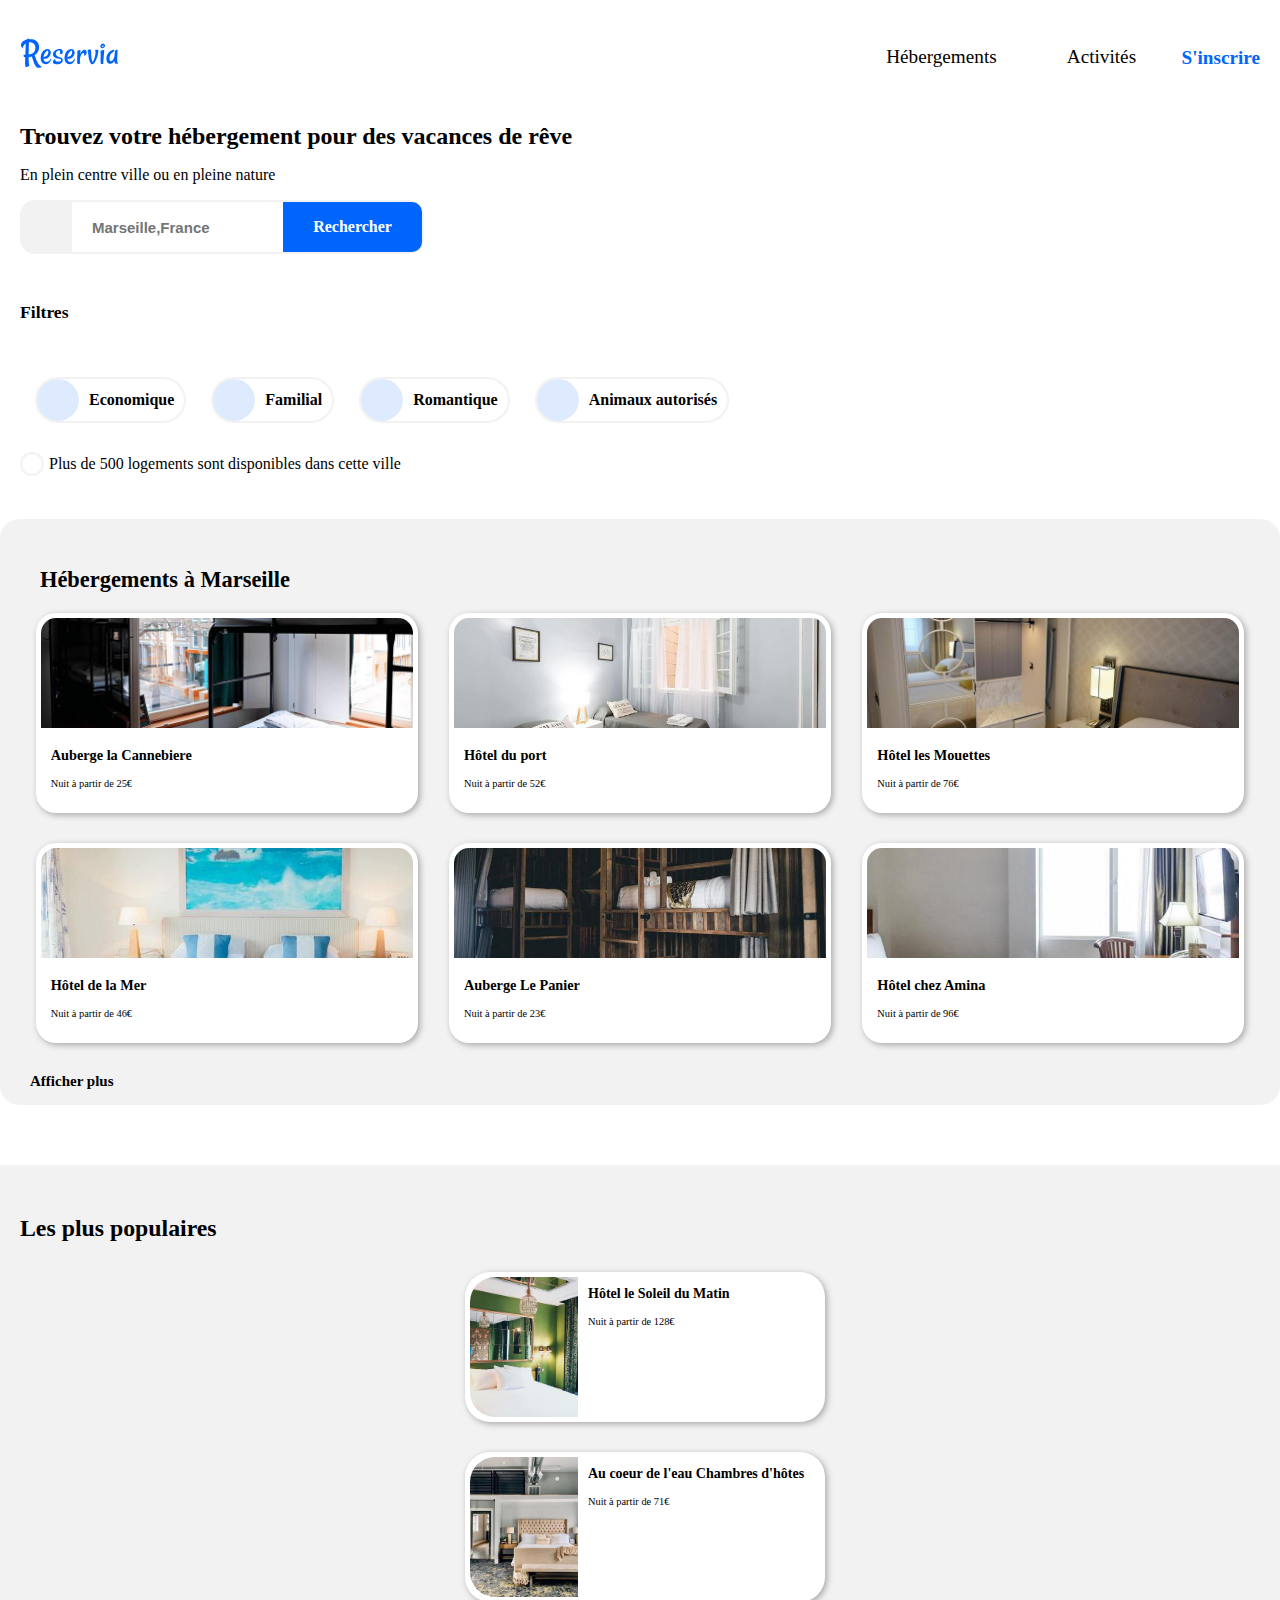
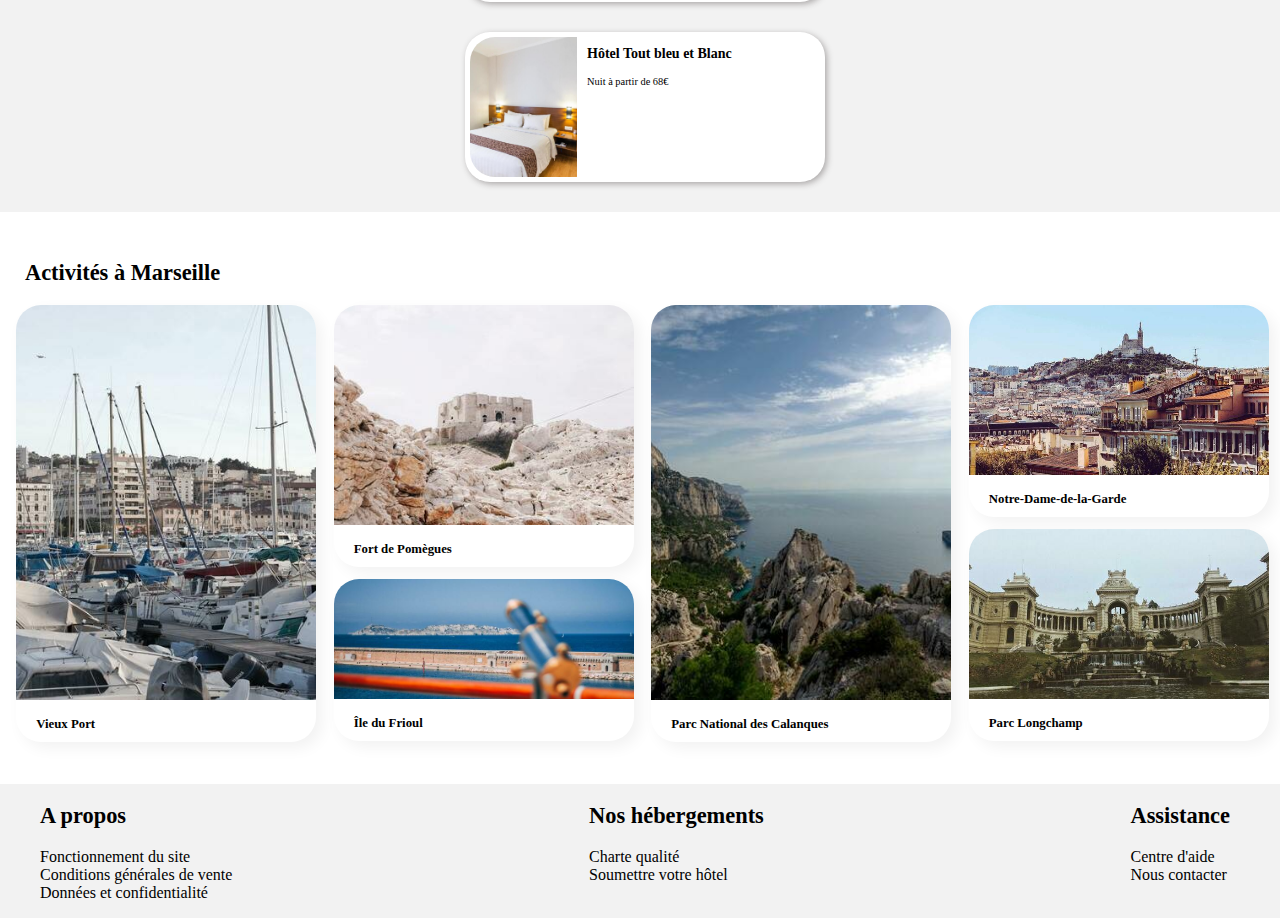
<file: index.html>
<!DOCTYPE html>
<html lang="fr">
	<head>
		<meta charset ="UTF-8"/>
		<link rel="stylesheet" href="style.css"/>
		<link rel="stylesheet" href="https://use.fontawesome.com/releases/v5.15.3/css/all.css" integrity="sha384-SZXxX4whJ79/gErwcOYf+zWLeJdY/qpuqC4cAa9rOGUstPomtqpuNWT9wdPEn2fk" crossorigin="anonymous">
		<meta name="viewport" content="width=device-width">
		<Title>Reservia</Title>
	</head>
	<body>
		
			
		<header>
			<div class="bloc_page">
				<div class="alignementnav">
					
					<img  src="logo/Reservia.svg " alt="logo reservia" id="logo"/>
				
					<nav>
						<ul>
						<li><a href="#hebergement" class="boutonhebergements" >Hébergements</a></li>
						<li><a href="#activites" class="boutonactivite">Activités</a></li>
						</ul>
							<p ><a href="#" class="colorblue">S'inscrire</a></p>
					</nav>
				</div>
			
				<div >
					<div id="intro">
						<h1 >Trouvez votre hébergement pour des vacances de rêve</h1>
						<p>En plein centre ville ou en pleine nature</p>
					</div>
			
					<form method="post" action="#">
						<div class="recherche">
							
							<a href="#"><div class="iconsize"><i class="fas fa-map-marker-alt"></i></div></a>
							<input type="search" name="recherche" id="recherche" placeholder="Marseille,France"  />
							<label class="bouton" for="recherche"><i class="fas fa-search"></i><a class="search">Rechercher</a></label>
							
						</div>
					</form>

				</div>
				<div class="filtre">
					<h3>Filtres</h3>
					<ul>
						<li><a href="#"><div class="iconfiltre"><i class="fas fa-money-bill-wave"></i></div><div class="marge"> Economique</div></a></li>
						<li><a href="#"><div class="iconfiltre"><i class="fas fa-child"></i></div><div class="marge">Familial</div> </a></li>
						<li><a href="#"><div class="iconfiltre"><i class="fas fa-heart"></i></div> <div class="marge">Romantique</div></a></li>
						<li><a href="#"><div class="iconfiltre"><i class="fas fa-dog"></i></div><div class="marge"> Animaux autorisés</div></a></li>
					
					</ul>
				
				</div>
				<div class="info">
					<div class="Iconinfo"><i class="fas fa-info"></i></div>
					
				<p>Plus de 500 logements sont disponibles dans cette ville</p>
				</div>
			</div>
		</header>
		
		
		<main>
			<div class="bloc_page">
				<div class="marseille" >

					<article class="conteneurhebergement">
						<div class="titreMarseille">
							<h2 id="hebergement">Hébergements à Marseille</h2>
						</div>
							<div class=bloc1> 
								<div class="fond_blanc">
									<div class="positionimage">

										<a href="#"><img src="hebergements/4_small/marcus-loke-WQJvWU_HZFo-unsplash.jpg" alt="la_Cannebière" class="image"/>
									
										<div class="texte">
											<h3>Auberge la Cannebiere</h3>
											<p>Nuit à partir de 25€</p>
											<div class="colorIcon">	<i class="fas fa-star"></i>
												<i class="fas fa-star"></i>
												<i class="fas fa-star"></i>
												<i class="fas fa-star"></i>
												<div class="colorIcongrey">
													<i class="fas fa-star"></i>
												</div>
											
											</div>
										</div>
										</a>
									</div>
								</div>
							
							

								<div class="fond_blanc">
									<div class="positionimage">
										<a href="#"><img src="hebergements/4_small/fred-kleber-gTbaxaVLvsg-unsplash.jpg" alt="port" class="image"/>
										<div class="texte">
											<h3>Hôtel du port</h3>
											<p>Nuit à partir de 52€</p>
											<div class="colorIcon">	<i class="fas fa-star"></i>
												<i class="fas fa-star"></i>
												<i class="fas fa-star"></i>
												<i class="fas fa-star"></i>
												<i class="fas fa-star"></i>
											
											</div>
										</div>
										</a>
									</div>
								</div>
				

								<div class="fond_blanc">
									<div class="positionimage">
										<a href="#">
										<img src="hebergements/4_small/reisetopia-B8WIgxA_PFU-unsplash.jpg" alt="Mouettes" class="image"/>
									
										<div class="texte">
											<h3>Hôtel les Mouettes</h3>
											<p>Nuit à partir de 76€</p>
											<div class="colorIcon">	<i class="fas fa-star"></i>
												<i class="fas fa-star"></i>
												<i class="fas fa-star"></i>
												<i class="fas fa-star"></i>
												<div class="colorIcongrey">
													<i class="fas fa-star"></i>
												</div>
											</div>
										</div>
										</a>
									</div>
								</div>
							
							</div>
							
							<div class=bloc2>

								<div class="fond_blanc">
									<div class="positionimage">

										<a href="#">
										<img src="hebergements/4_small/annie-spratt-Eg1qcIitAuA-unsplash.jpg" alt="mer" class="image"/>
										
										<div class="texte">
											<h3>Hôtel de la Mer</h3>
											<p>Nuit à partir de 46€</p>
											<div class="colorIcon">	<i class="fas fa-star"></i>
												<i class="fas fa-star"></i>
												<i class="fas fa-star"></i>
												<div class="colorIcongrey">
													<i class="fas fa-star"></i>
													<i class="fas fa-star"></i>
												</div>
												
											</div>
										</div>
										</a>
									</div>
								</div>
							
								
								<div class="fond_blanc">
									<div class="positionimage">
										<a href="#">
											<img src="hebergements/4_small/nicate-lee-kT-ZyaiwBe0-unsplash.jpg" alt="le_panier" class="image"/>
									
											<div class="texte">
												<h3>Auberge Le Panier</h3>
												<p>Nuit à partir de 23€</p>
												<div class="colorIcon">	
													<i class="fas fa-star"></i>
													<i class="fas fa-star"></i>
													<i class="fas fa-star"></i>
													<i class="fas fa-star"></i>
													<div class="colorIcongrey">
														<i class="fas fa-star"></i>
													</div>
												</div>
											</div>
										</a>
									</div>
								</div>
							

								<div class="fond_blanc">
									<div class="positionimage">
										<a href="#">
											<img src="hebergements/4_small/febrian-zakaria-M6S1WvfW68A-unsplash.jpg" alt="chez_amina" class="image"/>
							
											<div class="texte">
												<h3>Hôtel chez Amina</h3>
												<p>Nuit à partir de 96€</p>
												<div class="colorIcon">	<i class="fas fa-star"></i>
													<i class="fas fa-star"></i>
													<i class="fas fa-star"></i>
													<i class="fas fa-star"></i>
													<i class="fas fa-star"></i>
												</div>
											</div>
										</a>
									</div>
								</div>
								
							</div>
					
						<a href="#">
						<p class="affichage">Afficher plus</p></a>
						</article>

				
					<aside class="populaire">
						
						<div class="chart">
							<h2>Les plus populaires</h2>
						<i class="fas fa-chart-line"></i>
						</div>
					
						<div class="bloc">
							<a href="#">
								<div class="positionImgPopulaire">
									
									<img class="imgpopulaire" src="hebergements/4_small/emile-guillemot-Bj_rcSC5XfE-unsplash.jpg" alt="Photo de Le Soleil du Matin" />
									
									<div class="textepop">
										<h3>Hôtel le Soleil du Matin</h3>
										<p>Nuit à partir de 128€</p>
										<div class="icon">
											<div class="colorIcon" >	
												<i class="fas fa-star"></i>
												<i class="fas fa-star"></i>
												<i class="fas fa-star"></i>
												<i class="fas fa-star"></i>
												<i class="fas fa-star"></i>
											</div>
										</div>
									</div>
								</div>
								
							</a>
							
						
					

							<a href="#">
							<div class="positionImgPopulaire">
								
								<img class="imgpopulaire" src="hebergements/4_small/aw-creative-VGs8z60yT2c-unsplash.jpg" alt="Au_coeur_de_l'eau" />
								<div class="textepop">
									<h3>Au coeur de l'eau Chambres d'hôtes</h3>
									<p>Nuit à partir de 71€</p>
									<div class="icon">
										<div class="colorIcon">	
											<i class="fas fa-star"></i>
											<i class="fas fa-star"></i>
											<i class="fas fa-star"></i>
											<i class="fas fa-star"></i>
											<div class="colorIcongrey">
												<i class="fas fa-star"></i>
											</div>
									
										</div>
									</div>
								</div>
								
							</div></a>
								
							<a href="#">
							<div class="positionImgPopulaire">
								
									<img class="imgpopulaire" src="hebergements/4_small/febrian-zakaria-sjvU0THccQA-unsplash.jpg" alt="Hôtel_Tout_bleu_Tout_Blanc" />
								<div class="textepop">
									<h3>Hôtel Tout bleu et Blanc</h3>
									<p>Nuit à partir de 68€</p>
									<div class="icon">
										<div class="colorIcon">	
											<i class="fas fa-star"></i>
											<i class="fas fa-star"></i>
											<i class="fas fa-star"></i>
											<i class="fas fa-star"></i>
											<div class="colorIcongrey">
												<i class="fas fa-star"></i>
											</div>
										</div>
									</div>
								</div>
								
							</div></a>
								
						</div>		
					</aside>	
				</div>

				<section id="activites" class="bloc_activite">
					<div class=bloc_act>
						<header>
							<h2  class="titreMarseille2">Activités à Marseille</h2>
						</header>

						<div class="positionactivite">
							<div class="photo_responsive">
							<a href="#">
							<div class="imagesactivites">
								<img class="photolongue" src="activites/4_small/reno-laithienne-QUgJhdY5Fyk-unsplash.jpg" alt="port"/>	
								<h3>Vieux Port</h3>	
							</div>
							</a>
							</div>

							<div class="photocolumn">
								<a href="#">
								<div class="imagesactivites2">
									<img  class="photocourte" src="activites/4_small/paul-hermann-QFTrLdQIRhI-unsplash.jpg" alt="Fort"/>
									<h3>Fort de Pomègues</h3>
								</div>
								
								</a>
							
								<a href="#">
								<div class=imagesactivites3>
									
									<img class="photocourte2" src="activites/4_small/kevin-hikari-rV_Qd1l-VXg-unsplash.jpg" alt="Frioul" />
										<h3>Île du Frioul</h3>
								</div>
								</a>
							</div>
							<div class="photo_responsive">
							<a href="#">
							<div class="imagesactivites">
								<img class="photolongue" src="activites/4_small/kilyan-sockalingum-NR8-cBCN3aI-unsplash.jpg" alt="Parc"/>	
								<h3>Parc National des Calanques</h3>	
							</div>
							</a>
							</div>

							<div class="photocolumn">
								<a href="#">
								<div class="imagesactivites3">
									<img  class="photocourte3" src="activites/4_small/florian-wehde-xW9e8gdotxI-unsplash.jpg" alt="Notre Dame"/>
									<h3>Notre-Dame-de-la-Garde</h3>
								</div>
								
								</a>
							
								<a href="#">
								<div class=imagesactivites4>
									
									<img class="photocourte4" src="activites/4_small/lena-paulin-wH2-EJoDcV0-unsplash.jpg" alt="Longchamp" />
										<h3>Parc Longchamp</h3>
								</div>
								</a>
							</div>

							
						</div>
					</div>
				</section>
			</div>
		</main>	

		<footer >
			
			<div class="a_propos">
				<h2>A propos</h2>
				
				<ul>
					<li><a href="#">Fonctionnement du site</a></li>
					<li><a href="#">Conditions générales de vente</a></li>
					<li><a href="#">Données et confidentialité</a></li>
				</ul>
			</div>	
			<div class="noshebergements">
				<h2>Nos hébergements</h2>
				
				<ul>
					<li><a href="#">Charte qualité</a></li>
					<li><a href="#">Soumettre votre hôtel</a></li>
				</ul>
			</div>
			<div class="assistance">
				<h2>Assistance</h2>
				
				<ul>
					<li><a href="#">Centre d'aide</a></li>
					<li><a href="mailto:webmaster@example.com">
						Nous contacter</a></li>
				</ul>
			</div>
		</footer>
		
	</body>
</html>
</file>
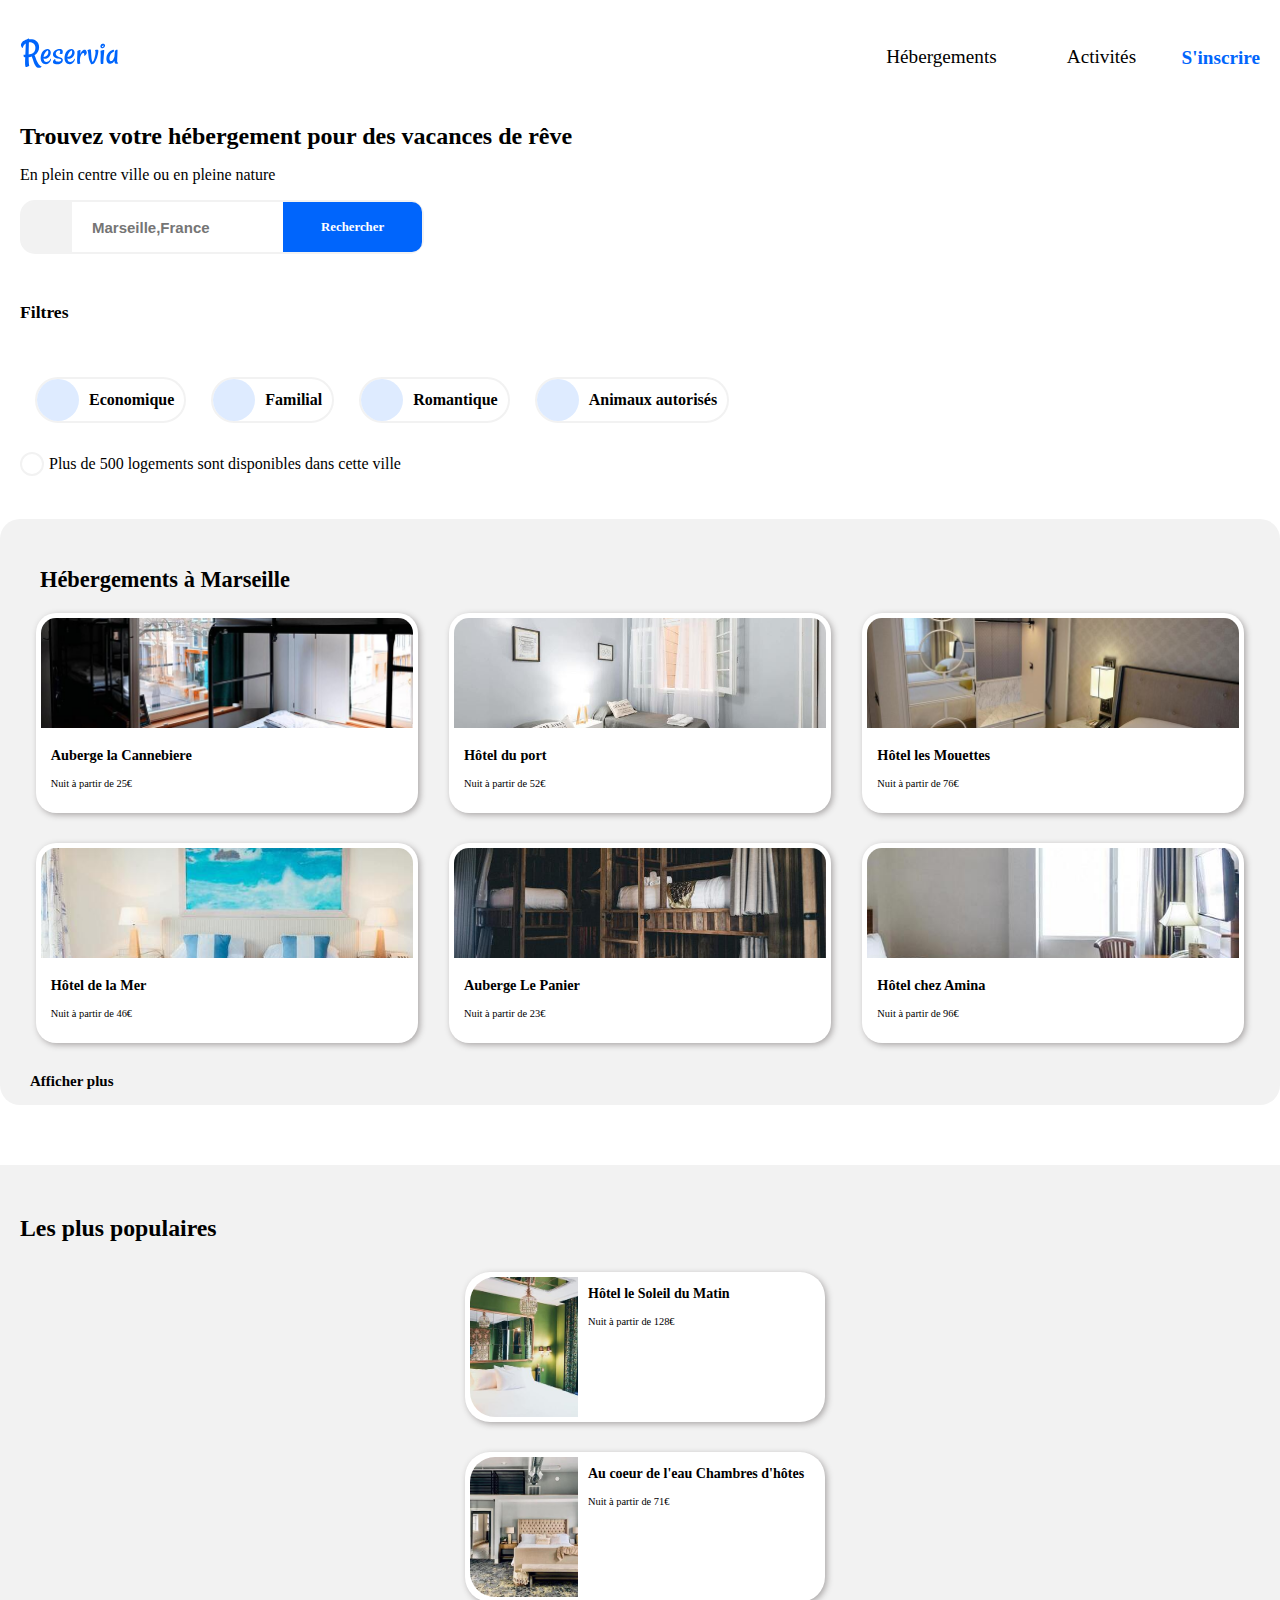
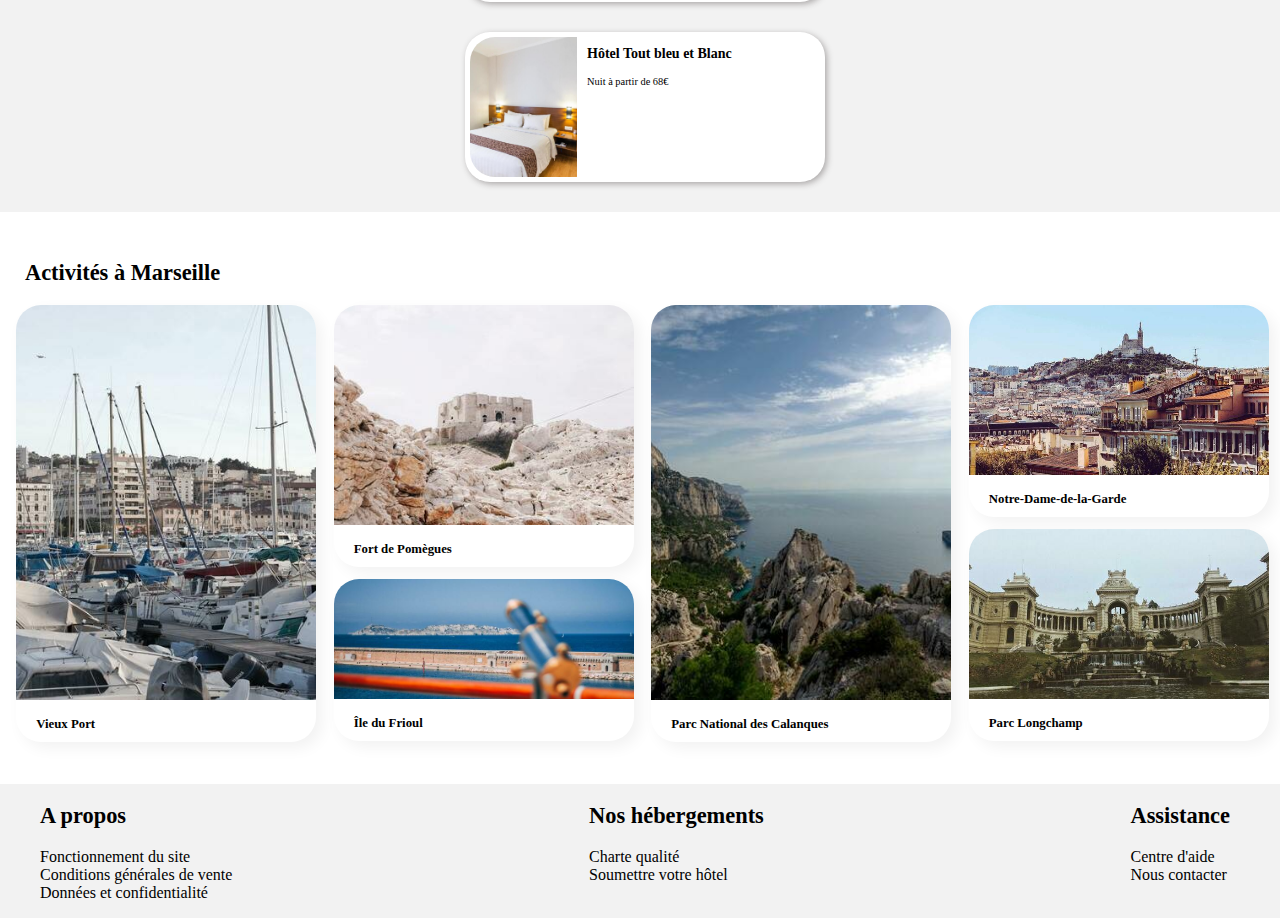
<file: reservia.html>
<!DOCTYPE html>
<html>
	<head>
		<meta charset ="UTF-8"/>
		<Title>Reservia</Title>
		<link rel="stylesheet" href="style.css"/>
		<link rel="stylesheet" href="https://use.fontawesome.com/releases/v5.15.3/css/all.css" integrity="sha384-SZXxX4whJ79/gErwcOYf+zWLeJdY/qpuqC4cAa9rOGUstPomtqpuNWT9wdPEn2fk" crossorigin="anonymous">
		<meta name="viewport" content="width=device-width">
	</head>
	<body>
		<div id="bloc_page">
			<header>
				
				<div class="alignementnav">
					
					<img  src="logo/Reservia.svg " alt="logo reservia" id="logo"/>
				
					<nav>
						<ul>
						<li><a href="#hebergement" class="boutonhebergements" >Hébergements</a></li>
						<li><a href="#activites">Activités</a></li>
						</ul>
							<p ><a href="#" class="colorblue">S'inscrire</a></p>
					</nav>
				</div>
				
				<div >
					<div id="intro">
						<h1 >Trouvez votre hébergement pour des vacances de rêve</h1>
						<p>En plein centre ville ou en pleine nature</p>
					</div>
			
					<form method="post" action="#">
						<div class="recherche">
							
							<a href="#"><div class="iconsize"><i class="fas fa-map-marker-alt"></i></div></a>
							<input type="search" name="recherche" id="recherche" placeholder="Marseille,France"  />
							<label class="bouton" for="research"><i class="fas fa-search"></i><p class="search">Rechercher</p></label>
							
						</div>
					</form>

				</div>
				<div class="filtre">
					<h3>Filtres</h3>
					<ul>
						<li><a href="#"><div class="iconfiltre"><i class="fas fa-money-bill-wave"></i></div><div class="marge"> Economique</div></a></li>
						<li><a href="#"><div class="iconfiltre"><i class="fas fa-child"></i></div><div class="marge">Familial</div> </a></li>
						<li><a href="#"><div class="iconfiltre"><i class="fas fa-heart"></i></div> <div class="marge">Romantique</div></a></li>
						<li><a href="#"><div class="iconfiltre"><i class="fas fa-dog"></i></div><div class="marge"> Animaux autorisés</div></a></li>
					
					</ul>
				
				</div>
				<div class="info">
					<div class="Iconinfo"><i class="fas fa-info"></i></div>
					
				<p>Plus de 500 logements sont disponibles dans cette ville</p>
				</div>
			
			</header>
		
	

			<section class="marseille" >

				<article class="conteneurhebergement">
					<div class="titreMarseille">
						<h2 id="hebergement">Hébergements à Marseille</h2>
					</div>
						<div class=bloc1> 
							<div class="fond_blanc">
								<div class="positionimage">

									<a href="#"><img src="hebergements/4_small/marcus-loke-WQJvWU_HZFo-unsplash.jpg" alt="la_Cannebière" class="image"/>
								
									<div class="texte">
										<h3>Auberge la Cannebiere</h3>
										<p>Nuit à partir de 25€</p>
										<div class="colorIcon">	<i class="fas fa-star"></i>
											<i class="fas fa-star"></i>
											<i class="fas fa-star"></i>
											<i class="fas fa-star"></i>
											<div class="colorIcongrey">
												<i class="fas fa-star"></i>
											</div>
										
										</div>
									</div>
									</a>
								</div>
							</div>
						
						

							<div class="fond_blanc">
								<div class="positionimage">
									<a href="#"><img src="hebergements/4_small/fred-kleber-gTbaxaVLvsg-unsplash.jpg" alt="port" class="image"/>
									<div class="texte">
										<h3>Hôtel du port</h3>
										<p>Nuit à partir de 52€</p>
										<div class="colorIcon">	<i class="fas fa-star"></i>
											<i class="fas fa-star"></i>
											<i class="fas fa-star"></i>
											<i class="fas fa-star"></i>
											<i class="fas fa-star"></i>
										
										</div>
									</div>
									</a>
								</div>
							</div>
			

							<div class="fond_blanc">
								<div class="positionimage">
									<a href="#">
									<img src="hebergements/4_small/reisetopia-B8WIgxA_PFU-unsplash.jpg" alt="Mouettes" class="image"/>
								
									<div class="texte">
										<h3>Hôtel les Mouettes</h3>
										<p>Nuit à partir de 76€</p>
										<div class="colorIcon">	<i class="fas fa-star"></i>
											<i class="fas fa-star"></i>
											<i class="fas fa-star"></i>
											<i class="fas fa-star"></i>
											<div class="colorIcongrey">
												<i class="fas fa-star"></i>
											</div>
										</div>
									</div>
									</a>
								</div>
							</div>
						
						</div>
						
						<div class=bloc2>

							<div class="fond_blanc">
								<div class="positionimage">

									<a href="#">
									<img src="hebergements/4_small/annie-spratt-Eg1qcIitAuA-unsplash.jpg" alt="mer" class="image"/>
									
									<div class="texte">
										<h3>Hôtel de la Mer</h3>
										<p>Nuit à partir de 46€</p>
										<div class="colorIcon">	<i class="fas fa-star"></i>
											<i class="fas fa-star"></i>
											<i class="fas fa-star"></i>
											<div class="colorIcongrey">
												<i class="fas fa-star"></i>
												<i class="fas fa-star"></i>
											</div>
											
										</div>
									</div>
									</a>
								</div>
							</div>
						
							
							<div class="fond_blanc">
								<div class="positionimage">
									<a href="#">
										<img src="hebergements/4_small/nicate-lee-kT-ZyaiwBe0-unsplash.jpg" alt="le_panier" class="image"/>
								
										<div class="texte">
											<h3>Auberge Le Panier</h3>
											<p>Nuit à partir de 23€</p>
											<div class="colorIcon">	
												<i class="fas fa-star"></i>
												<i class="fas fa-star"></i>
												<i class="fas fa-star"></i>
												<i class="fas fa-star"></i>
												<div class="colorIcongrey">
													<i class="fas fa-star"></i>
												</div>
											</div>
										</div>
									</a>
								</div>
							</div>
						

							<div class="fond_blanc">
								<div class="positionimage">
									<a href="#">
										<img src="hebergements/4_small/febrian-zakaria-M6S1WvfW68A-unsplash.jpg" alt="chez_amina" class="image"/>
						
										<div class="texte">
											<h3>Hôtel chez Amina</h3>
											<p>Nuit à partir de 96€</p>
											<div class="colorIcon">	<i class="fas fa-star"></i>
												<i class="fas fa-star"></i>
												<i class="fas fa-star"></i>
												<i class="fas fa-star"></i>
												<i class="fas fa-star"></i>
											</div>
										</div>
									</a>
								</div>
							</div>
							
						</div>
				
					<a href="#">
					<p class="affichage">Afficher plus</p></a>
					</article>

			
				<aside class="populaire">
					
					<div class="chart">
						<h2>Les plus populaires</h2>
					<i class="fas fa-chart-line"></i>
					</div>
				
					<div class="bloc">
						<a href="#">
							<div class="positionImgPopulaire">
								
								<img class="imgpopulaire" src="hebergements/4_small/emile-guillemot-Bj_rcSC5XfE-unsplash.jpg" alt="Photo de Le Soleil du Matin" />
								
								<div class="textepop">
									<h3>Hôtel le Soleil du Matin</h3>
									<p>Nuit à partir de 128€</p>
									<div class="icon">
										<div class="colorIcon" >	
											<i class="fas fa-star"></i>
											<i class="fas fa-star"></i>
											<i class="fas fa-star"></i>
											<i class="fas fa-star"></i>
											<i class="fas fa-star"></i>
										</div>
									</div>
								</div>
							</div>
							
						</a>
						
					
				

						<a href="#">
						<div class="positionImgPopulaire">
							
							<img src="hebergements/4_small/aw-creative-VGs8z60yT2c-unsplash.jpg" alt="Au_coeur_de_l'eau" class="imgpopulaire"/>
							<div class="textepop">
								<h3>Au coeur de l'eau Chambres d'hôtes</h3>
								<p>Nuit à partir de 71€</p>
								<div class="icon">
									<div class="colorIcon">	
									<i class="fas fa-star"></i>
									<i class="fas fa-star"></i>
									<i class="fas fa-star"></i>
									<i class="fas fa-star"></i>
									<div class="colorIcongrey">
										<i class="fas fa-star"></i>
										</div>
								
									</div>
								</div>
							</div>
							
						</div></a>
							
						<a href="#">
						<div class="positionImgPopulaire">
							
								<img src="hebergements/4_small/febrian-zakaria-sjvU0THccQA-unsplash.jpg" alt="Hôtel_Tout_bleu_Tout_Blanc" class="imgpopulaire"/>
							<div class="textepop">
								<h3>Hôtel Tout bleu et Blanc</h3>
								<p>Nuit à partir de 68€</p>
								<div class="icon">
									<div class="colorIcon">	<i class="fas fa-star"></i>
									<i class="fas fa-star"></i>
									<i class="fas fa-star"></i>
									<i class="fas fa-star"></i>
										<div class="colorIcongrey">
										<i class="fas fa-star"></i>
										</div>
									</div>
								</div>
							</div>
							
						</div></a>
							
					</div>		
				</aside>	
			</section>

			<section id="activites" class="bloc_activite">
				<div class=bloc_act>
					<header>
						<h2  class="titreMarseille2">Activités à Marseille</h2>
					</header>

					<div class="positionactivite">

						<a href="#">
						<div class="imagesactivites">
							<img class="photolongue" src="activites/4_small/reno-laithienne-QUgJhdY5Fyk-unsplash.jpg" alt="port"/>	
							<h3>Vieux Port</h3>	
						</div>
						</a>
					

						<div class="photocolumn">
							<a href="#">
							<div class="imagesactivites2">
								<img  class="photocourte" src="activites/4_small/paul-hermann-QFTrLdQIRhI-unsplash.jpg" alt="Fort"/>
								<h3>Fort de Pomègues</h3>
							</div>
							
							</a>
						
							<a href="#">
							<div class=imagesactivites3>
								
								<img class="photocourte2" src="activites/4_small/kevin-hikari-rV_Qd1l-VXg-unsplash.jpg" alt="Frioul" />
									<h3>Île du Frioul</h3>
							</div>
							</a>
						</div>

						<a href="#">
						<div class="imagesactivites">
							<img class="photolongue" src="activites/4_small/kilyan-sockalingum-NR8-cBCN3aI-unsplash.jpg" alt="Parc"/>	
							<h3>Parc National des Calanques</h3>	
						</div>
						</a>
					

						<div class="photocolumn">
							<a href="#">
							<div class="imagesactivites3">
								<img  class="photocourte3" src="activites/4_small/florian-wehde-xW9e8gdotxI-unsplash.jpg" alt="Notre Dame"/>
								<h3>Notre-Dame-de-la-Garde</h3>
							</div>
							
							</a>
						
							<a href="#">
							<div class=imagesactivites4>
								
								<img class="photocourte4" src="activites/4_small/lena-paulin-wH2-EJoDcV0-unsplash.jpg" alt="Longchamp" />
									<h3>Parc Longchamp</h3>
							</div>
							</a>
						</div>

						
					</div>
				</div>
			</section>
		</div>
		<footer >
			
			<div class="a_propos">
				<h2>A propos</h2>
				
				<ul>
					<li><a href="#">Fonctionnement du site</a></li>
					<li><a href="#">Conditions générales de vente</a></li>
					<li><a href="#">Données et confidentialité</a></li>
				</ul>
			</div>	
			<div class="noshebergements">
				<h2>Nos hébergements</h2>
				
				<ul>
					<li><a href="#">Charte qualité</a></li>
					<li><a href="#">Soumettre votre hôtel</a></li>
				</ul>
			</div>
			<div class="assistance">
				<h2>Assistance</h2>
				
				<ul>
					<li><a href="#">Centre d'aide</a></li>
					<li><a href="mailto:webmaster@example.com">
						Nous contacter</a></li>
				</ul>
			</div>
		</footer>
	
	</body>
</html>
</file>
<file: style.css>
body
{
	font-family:  'Raleway', "sans-serif";
	margin:0;
}
.bloc_page
{
	width:auto;
	height:auto;
	padding-left:20px;
	padding-right:20px;
	margin:0;
	
}

/*header navigation*/


#logo
{
	margin-left:20px;
	font-size:1.5em;
	position:absolute;
}
.alignementnav
{
	margin-bottom: 35px;
}
.alignementnav img
{
	width:100px;
	position:absolute;
	padding-top:30px;
}
.alignementnav nav
{	display:flex;
	justify-content: flex-end;
}
.alignementnav nav ul
{
	display:flex;
	text-align: end;
	margin-left:900px;
	
}
.alignementnav nav li
{
	display:block;
	padding-top:30px;
	text-align: center;
	width:160px;
	font-size:1.2em;
}
.alignementnav nav p
{	
	width:150px;
	padding-top:28px;
	font-size:1.2em;
	font-weight:bold;
}
.alignementnav a:hover
{
	color:#0065FC;
}
.alignementnav nav li:hover
{
	border-top:3px solid #0065FC;
	color:#0065FC;
	
}

.colorblue
{
	color:#0065FC;
}
div h1
{
	font-size: 1.5em;
	font-family: Raleway, "sans serif";
}

.boutonhebergements
{
	padding-top:30px;
}
/*FORMULAIRE*/
#intro
{
	margin-left:20px;
}
#intro p
{
	font-size:1em;
}
#recherche
{
	height:50px;
	width:60%;
	font-size:15px;
	color:black;
	font-weight: bold;
	border:none;
	padding-left:20px;
}
.iconsize
{
	height:50px;
	width:50px;
	display:flex;
	justify-content: center;
	align-items: center;
	background-color: #F2F2F2;
	border-radius:10px 0 0 10px;
	
}

.recherche
{
	display:flex;
	justify-content: center;
	width:400px;
	border-radius: 15px;
	border:2px solid #F2F2F2;
	margin-bottom: 5px;
	margin-left:20px;
	
}
.bouton
{
	height:50px;
	width:40%;
	display:flex;
	justify-content: center;
	align-items: center;
	background-color: #0065FC;
	border-radius:0 10px 10px 0;
	
}
.search
{	
	display:flex;
	color: white;
	font-weight: bold;
	width:auto;
}
.fas.fa-search
{
	opacity: 0;
}
.iconsize:hover,.bouton:hover
{
	font-size:20px;
}

/*filtre*/

div p
{
	font-size:  0.8em;
}
.filtre
{	display:block;
	width:950px;
	margin-left:20px;
	
}
.filtre h3
{
	
	align-items: center;
	padding-bottom:20px;
	font-size:1.3em;
	
}
.filtre ul
{	
	flex-wrap:wrap;
    list-style-type: none;
    display: flex;
	flex-wrap:wrap;
    text-align: center;
    font-weight: bold;

}
.filtre a
{
	border: 2px solid #F2F2F2;
	display:flex;
	border-radius: 50px;
	text-decoration: none;
	color:black;
	margin-right: 10px;
	margin-left:15px;
	align-items: center;
	text-align: center;
	justify-content: center;
	font-size: 1em;
	
}
.iconfiltre
{
	color:#0065FC;
	border: 1px solid transparent;
	border-radius:50px;
	height:40px;
	width:40px;
	display:flex;
	justify-content: center;
	align-items: center;
	background-color: #DEEBFF;
	font-size: 18px;

}
.marge
{
	padding-left:10px;
	padding-right:10px;
}

.filtre a:hover
{
	background-color:#F2F2F2;
}
.info
{
	display: flex;
	align-items: center;
	margin-left:20px;
}
.info p
{
	font-size:1em;
}
.Iconinfo
{
	color: #0065FC;
	border: 2px solid #F2F2F2;
	border-radius:25px;
	width:20px;
	height:20px;
	text-align: center;
	margin-right: 5px;
}

/*section hebergements*/

.marseille
{
	display: flex;
	justify-content: space-around;
	align-items: center;
	width:100%;
	max-width:1300px;
}
.titreMarseille
{
	padding-left: 10px;
	padding-top: 30px;
	margin-left:30px;
}
h2
{
	font-size: 1.4em;
}
h3
{
	font-size: 1.3em;
}
.conteneurhebergement
{
	flex:2;
	background-color: #F2F2F2;
	border-radius: 20px;
	height: 600px;
	margin-right:10px;
	margin-top:30px;
	width:auto;
	margin-left:20px;
}
.populaire
{
	flex:1;
	width:auto;
	margin-left:20px;
	margin-right:0px;
	height: 600px;
	border-radius: 20px;
	background-color: #F2F2F2;
	margin-top:30px;
	
}
.bloc1
{
	padding-left:20px;
	padding-right:20px;
	display:flex;
	flex-direction: row;
	justify-content: space-around;
	margin-top: 20px;
	margin-bottom: 30px;
}
.bloc1 h3, .bloc2 h3
{
	font-size:1.1em;
}
.bloc2
{
	padding-left:20px;
	padding-right:20px;
	display:flex;
	flex-direction: row;
	justify-content: space-around;
	margin-top:30px;

	
}
.positionimage
{
	display:flex;
	flex-direction: column;
	height:170px;		
}
.fond_blanc
{
	background-color: white;
	border-radius:20px;
	padding: 5px;
	width: 30%;
	height:190px;
	box-shadow: 2px 2px 6px rgb(170, 167, 167);
}
.texte
{
	padding-left: 10px;
	font-size: 13px;
	color:black;
}
.icon{
	padding-top: 30px; 
}
.colorIcon
{
	color:#0065FC ;
	font-size: 10px;
	display:flex;
	align-items: center;
}
.colorIcongrey
{
	color: rgb(204, 199, 199);
	font-size:10px;
	padding-top:1px;
	}
.image 
{	
	border-radius: 15px 15px 0 0;
	width: 100%;
	height:110px;
	position:relative;
	object-fit: cover;
}
.affichage
{
	font-weight: bold;
	font-size: 15px;
	margin-top: 30px;
	padding-left: 30px;
	color:black
}

.fond_blanc:hover
{
	font-size:30px;
}
.affichage:hover
{
	font-weight:bold;
	color:#0065FC;
}
/*Aside LES PLUS POPULAIRES*/

.chart
{
	display: flex;
	align-items:center;
	justify-content: space-between;
	margin-left: 20px;
	margin-right:20px;
	margin-top: 30px;
	margin-bottom:10px;
	font-size:17px;
}
.imgpopulaire
{
	margin-top: 5px;
	margin-left:5px;
    width: 85px;
	height:125px ;
	border-radius: 25px 0 0 25px;
	object-fit: cover;
}

.positionImgPopulaire
{
	width:340px;
    height: 135px;
    background-color: white;
    border-radius: 25px;
    display: flex;
	margin-left:40px;
	margin-right:30px;
	margin-bottom:30px;
	box-shadow: 2px 2px 6px rgb(170, 167, 167);

}
.bloc
{
	display:block;
	width:100%;
	
}
.textepop h3
{
	font-weight:bold;
	font-size:14px;
	color:black;
}
.textepop
{
	width: 240px;
    padding-left: 20px;
	font-size: 13px;
	color:black;
}
.textepop:hover, .textepop h3:hover
{
	font-size:12px;
}


/*ACTIVITES*/

.bloc_activite
{
    max-width: 1320px;
	margin-top:30px;
	height:auto;
	margin-bottom:30px;
	margin-left:10px;
}
.bloc_act
{
	display: flex;
 	flex-direction: column;
 	justify-content: space-between;	
}
.bloc_act h3
{
	padding-left:20px;
	font-weight: bold;
	font-size: 0.8em;
	text-align:justify;
	padding-bottom:10px;	
}
.bloc_act h3:hover
{
	color:#0065FC;
	font-size:0.9em;
}
.titreMarseille2
{
	padding-left: 15px;
}
.positionactivite
{
	display: flex;
	flex-wrap: wrap;
	justify-content: space-around;
}

.photolongue
{ 
	height: 395px;
    width: 100%;
    border-radius: 25px 25px 0px 0px;
    object-fit: cover;
	
}
.imagesactivites
{
	width: 300px;
	height:auto;
    border-radius: 25px;
    box-shadow: 6px 6px 15px #F2F2F2;
	margin-bottom:10px;
	
}
.imagesactivites2, .imagesactivites3, .imagesactivites4
{
	border-radius: 25px;
    box-shadow: 6px 6px 15px #F2F2F2;
	margin-right:10px;
	width:300px;
}
.photocolumn
{
	width: 300px;
	max-height:440px;
    border-radius: 25px;
    display: flex;
    flex-direction: column;
    justify-content: space-between;
	margin-left:5px;
	margin-right:5px;
}
.photocourte
{
	height: 220px;
    width: 100%;
    border-radius: 25px 25px 0px 0px;
    object-fit: cover;
	
}
.photocourte2
{
	height: 120px;
    width: 100%;
    border-radius: 25px 25px 0px 0px;
    object-fit: cover;

}
.photocourte3, .photocourte4
{
	height:170px;
    width: 100%;
    border-radius: 25px 25px 0px 0px;
    object-fit: cover;
}

/*footer*/
footer 
{
	display: flex;
	flex-direction: row;
	background-color: #F2F2F2;
	justify-content: space-between;
	width:auto;

}
footer div a:hover
{
	color:#0065FC;
}
footer div
{
	text-decoration: none;

}
div ul
{
	list-style-type: none;
	padding-left: 0;
}
div a 
{
	text-decoration: none;
	color:black;
}
.a_propos
{
	margin-left: 40px;
}
.noshebergements
{
margin-right: 30px;
}
.assistance
{
	margin-right:300px;
	
}

/*MEDIA QUERIES*/

@media all and (max-width: 1360px)
{	
	.bloc_page
	{
		width:auto;
		padding-right:0;
		padding-left:0;
		margin-right:0;
	}

	.alignementnav nav p
	{	
		margin-right:20px;
	}
	/*filtre*/
	
	.filtre 
	{	
		flex-direction: column;
		width:auto;
	}
	.filtre ul {
		flex-wrap: wrap;
		position:relative;	
	}
	.filtre li
	{
		display:  flex;
		flex-wrap:wrap;
	}
	
	/*hebergement et populaire*/

	.marseille
	{
		flex-direction:column;
	}
	.conteneurhebergement
	{
		
		width:100%;
		height:auto;
		margin-right:0px;
		margin-left:0px;
		margin-bottom:30px;
	}
	
	.populaire
	{
		width:100%;
		height:auto;
		margin-left:0px;
		border-radius:0px;
		flex-wrap:wrap;
	}
	
	.bloc
	{
		display:flex;
		flex-direction:column;
		align-items: center;
	
	}
	.positionImgPopulaire
	{
		width:360px;
		height: 150px;
	}
	.imgpopulaire
	{

		width: 30%;
		height:140px ;
		
	}
	.textepop h3
	{
		padding-left: 0px;
	}
	.textepop
	{
		
		padding-left: 10px;
		
	}
	/*Activité*/
	.bloc_activite
	{
		width:auto;
	}
	footer
	{
		width:100%;
		height:auto;
	}
	.a_propos
	{
		margin-left: 40px;
		margin-right:40px;
	}
	.noshebergements
	{
	margin-right: 50px;
	margin-left:50px;
	}
	.assistance
	{
		margin-right:50px;
		margin-left:50px;
		
	}
	
}
@media all and (max-width:780px)
{
	.filtre li
	{
		padding-bottom:20px;
	}
	footer 
	{
		width:auto
	}
	.assistance
	{
		padding-right:30px;
		margin-left:0;
	}
}
@media all and (max-width:600px)
{
	.bloc_page
	{
		width:auto;
	}
	.alignementnav nav
	{	
		flex-wrap: wrap;
		flex-direction:row;
		position:relative;
	}
	.alignementnav nav p
	{	
		text-align: start;
	}
	
	.filtre li 
	{
		padding-bottom:20px;
	}
	footer 
	{
		display:flex;
		flex-direction:column;
		position:relative;
		width:auto;
		padding-left:40px;
		padding-right:0px;
		margin-left:0px;
	}
	.a_propos
	{
		margin-left: 0px;
	}	
	.noshebergements
	{
		margin-right: 0px;
		margin-left:0px;
	}
	.assistance
	{
		margin-right:0;
		margin-left:0px;
	}
	

}

@media all and (min-width: 800px)
{
	.filtre
	{
		display:flex;
	}
	.filtre h3
	{
		padding-top:25px;
		font-size:1.1em;
	}
	.filtre ul
	{
		display:flex;
		align-items:center;
		
	}
	
}

@media all and (max-width:480px)
{
	
	.bloc_page
	{
		width:auto;
		max-width:1240px;
		padding-left:0px;
		padding-right:0px;
	}
	.alignementnav
	{
		margin-bottom: 30px;
		width:100%;
	}
	
	.alignementnav nav
	{	position:relative;
		flex-direction:column-reverse;
		flex-wrap: wrap;
		width:100%;
	}
	.alignementnav nav ul
	{
		width:auto;
		justify-content: space-around;
		margin-left:0;
		margin-top: 10px;
	}
	.alignementnav nav li
	{
		padding-top: 28px;
		padding-bottom: 10px;
		margin-left:0;
		padding-left:0;
		border-bottom:3px solid #F2F2F2;
		font-size:1.2em;
		width:100%;
	}

	.alignementnav nav li:hover
	{
		border-bottom: 2px solid #0065FC;
		border-top:none;
	
	}
	.alignementnav nav p
	{
		text-align: end;
		margin-left:auto;
	}

	.boutonhebergements
{
	width:50%;
}
	.boutonactivite
	{
		width:50%;
	}
	/*search*/

	.recherche
	{
		width:90%;
	}
	#recherche
	{
		width:75%;
	}

	.bouton
	{
		width:auto;
		padding-right:20px;
		padding-left:20px;
		border-radius:10px;
	}
	
	.search
	{
		display:none;
	}
	.fas.fa-search
	{
		opacity: 1;
		padding-left: 0px;
		font-size: 1em;
		color:white;
	}


	/*filtre*/
	
	.filtre h3 
	{
		margin-left: 10px;
	}
		.filtre
	{
		width:auto;
		margin-left: 0;
		padding-left:0px;
		
	}
	
	.filtre ul
	{
		padding-inline-start: 0px;
		flex-wrap: wrap;
	}

	.filtre li
	{
		flex-wrap:wrap;
		padding-bottom:20px;
	}
	.filtre a
	{
		font-size:1em;
	}
	
	/*Hebergement marseille section*/
	.marseille
	{
		display:flex;
		flex-direction:column-reverse;
		align-items: center;
		
	}	
	.conteneurhebergement
	{
		flex-direction:column;
		background-color:white;
	}
	.bloc1
	{
		flex-direction: column;
		margin-bottom:0px;
		margin-left:0px;
	}
	.bloc2
	{
		flex-direction: column;
		margin-top:0px;
		margin-left:0px;
	}

	.fond_blanc
	{
		padding-right: 5px;
		padding-left: 5px;
		padding-bottom:5px;
		width: auto;
		height:230px;
		justify-content: space-between;
		margin-bottom: 20px;
	}
	.image
	{
		height:120px;
	
	}
	.texte
	{
		padding-left: 10px;
		font-size: 18px;
		color:black;
	}
	.texte h3
	{
		font-weight: bold;
		font-size: 18px;
	}

	/*populaire*/

	.populaire
	{
		width:100%;
		margin-left: 0px;
		border-radius:0px;
	}
	.chart
	{
		
		margin-left: 30px;
		margin-right:20px;
		font-size:17px;
	}
	
	.positionImgPopulaire
	{
		width:auto;
		margin-left:30px;
		margin-right:0px;
		margin-bottom:30px;
	}
	.bloc
	{
		display:flex;
		flex-direction:column;
		align-items: center;
		width:340px;
		margin-left:20px;
	}
	.textepop h3
	{
		padding-left: 0px;
	}
	.textepop
	{
		padding-left: 10px;
	}
	
	/*Activité*/
	.bloc_activite
	{
		width:auto;
		margin-left:0px;
		margin-right:0px;
	}

	.bloc_act
	{
		width:auto;
	}
	.imagesactivites
	{
		width:auto;	
	}
	.imagesactivites2, .imagesactivites3, .imagesactivites4
	{
		margin-right:0px;
		width:auto;
	}
	.photo_responsive
	{
		width:90%;
	}
	.photolongue
	{
		height:185px;
		width:100%;
	}
	.photocolumn
	{
		width: 90%;
		height:100%;
		margin-left:0px;
		margin-right:0px;
		margin-bottom:40px;
	}
	.photocourte
	{
		height: 185px;	
		width:100%;
	}
	.photocourte2
	{
		height: 185px;
		width: 100%;
	}
	.photocourte3, .photocourte4
	{
		height:185px;
		width: 100%;
	}

	/*footer*/
	footer 
	{
		display:flex;
		flex-direction:column;
		position:relative;
		width:auto;
		padding-left:20px;
		padding-right:0px;
		margin-left:0px;
	}

	.a_propos
	{
		margin-left: 0px;
	}	
	.noshebergements
	{
	margin-right: 0px;
	margin-left:0px;
	}
	.assistance
	{
		margin-right:0;
		margin-left:0px;
	}
}
	
@media all and (max-width: 380px)

{

	.bloc_page
	{
		width:auto;
		height:auto;
		margin-left:0px;
		padding-right:0px;
	}
	.alignementnav
	{
		width:auto;
	}
	.alignementnav nav ul
	{
		width:auto;
	}
	.alignementnav nav li
	{
		width: 100%;
		padding-left:10px;
		flex-wrap: wrap;
	}
	.alignementnav nav p
	{
		margin-right:15px;

	}
	.boutonactivite
	{
		padding-left:20px;
		padding-right:20px;
		margin-right:0;
	}
	.recherche
	{
		width:90%;
		margin-left:15px;
	}
	#recherche
	{
		width:70%;
	}
	.filtre
	{
		width:100%;
		display:flex;
		flex-wrap: wrap;
		margin-left:0px;	
	}
	.filtre ul
	{
		width:auto;
		margin-left:0;
	}
	.filtre li
	{
		width:auto;
		margin-right:12px;
		margin-bottom:0px;
	}
	.conteneurhebergement
	{
		width:auto;
		height:auto;
		margin-right:0px;
		margin-left:0px;
	}

	.bloc1
	{
		width:auto;
	}
	.bloc2
	{
		width:auto;
	}

		/*populaire*/

	.populaire
	{
		width:auto;
		margin-left: 0px;
		margin-right:0px;
	}

	.chart
	{
		margin-top:10px;
		margin-left: 20px;
		margin-right:20px;
		font-size:17px;
	}
	.positionImgPopulaire
	{
		width:80%;
		margin-left:20px;
		margin-right:20px;
		margin-bottom:20px;
	}
	.bloc
	{
		width:auto;
		padding-left:30px;
	}
	
		/*activites Marseille*/
	.bloc_activite
	{
		width:auto;
			
	}

	/*footer*/
	footer 
	{
		width:auto;
		padding-left:30px;
		padding-top:0px;
		padding-right:0;
	
	}

	
}
@media all and (max-width:280px)
{
	.bloc_page
	{
		width:auto;
	}
	.alignementnav nav ul
	{
		width:auto;
	}
	.alignementnav nav li
	{
		width: auto;
		padding-left:0px;
		flex-wrap: wrap;
	}
	.alignementnav nav p
	{
		margin-right:10px;

	}
	.boutonactivite
	{
		padding-left:10px;
		padding-right:10px;
		margin-right:10px;
		margin-left:10px;
	}
	.conteneurhebergement
	{
		width:auto;
		height:auto;
		margin-right:10px;
	}

	.bloc1
	{
		width:auto;
	}
	.bloc2
	{
		width:auto;
	}

		/*populaire*/

	.populaire
	{
		width:auto;
		margin-left: 0px;
		margin-right:0px;
	}

	.chart
	{
		margin-top:10px;
		margin-left: 20px;
		margin-right:20px;
		font-size:17px;
	}
	.positionImgPopulaire
	{
		width:auto;
		margin-left:0px;
		margin-right:0px;
		margin-bottom:20px;
	}
	.bloc
	{
		width:100%;
		margin:0;
		padding:0;
	}
	
		/*activites Marseille*/
	.bloc_activite
	{
		width:auto;
			
	}

	/*footer*/
	footer 
	{
		width:auto;
		padding-left:30px;
		padding-top:0px;
		padding-right:30px;
	
	}
	.a_propos
	{
		margin-left: 0px;
	}	
	.noshebergements
	{
		margin-right: 0px;
		margin-left:0px;
	}
	.assistance
	{
		margin-right:0;
		margin-left:0px;
	}
	
}
@media all and (max-width:250px)
{	
}
</file>
